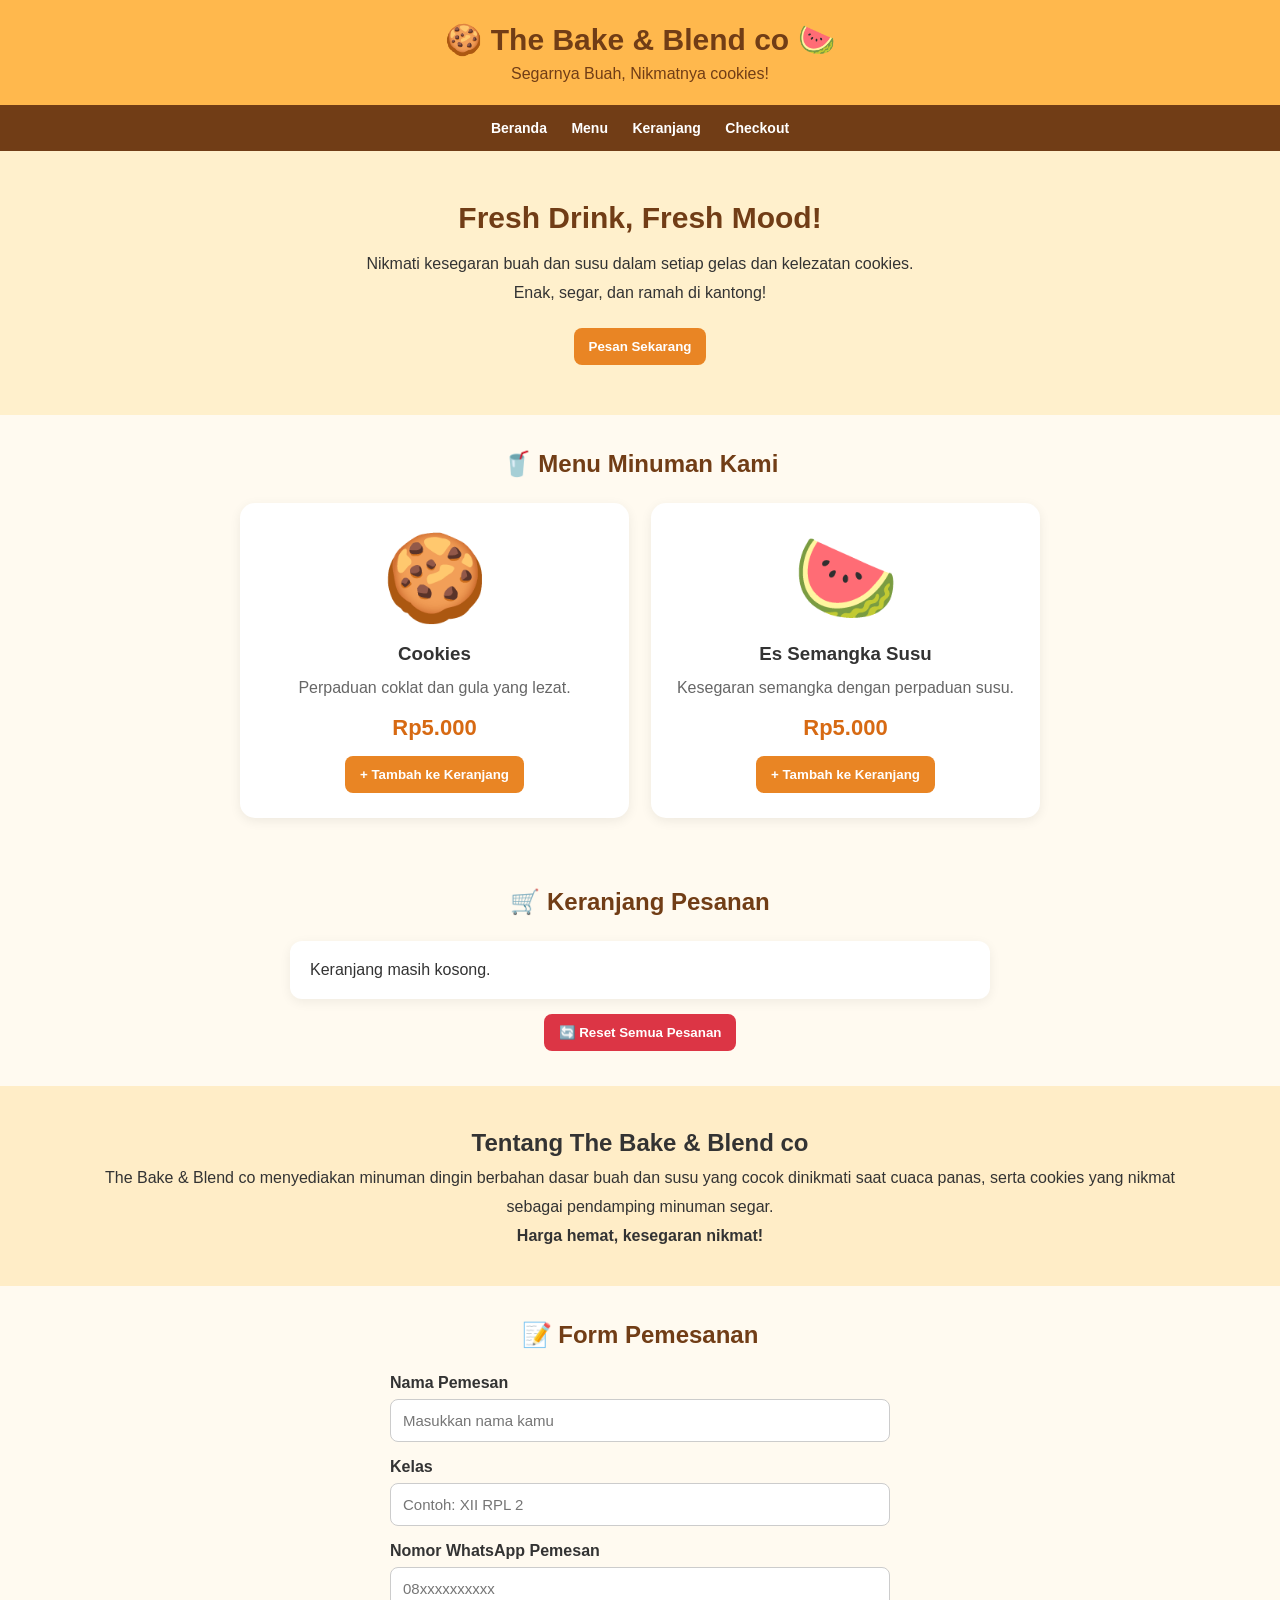
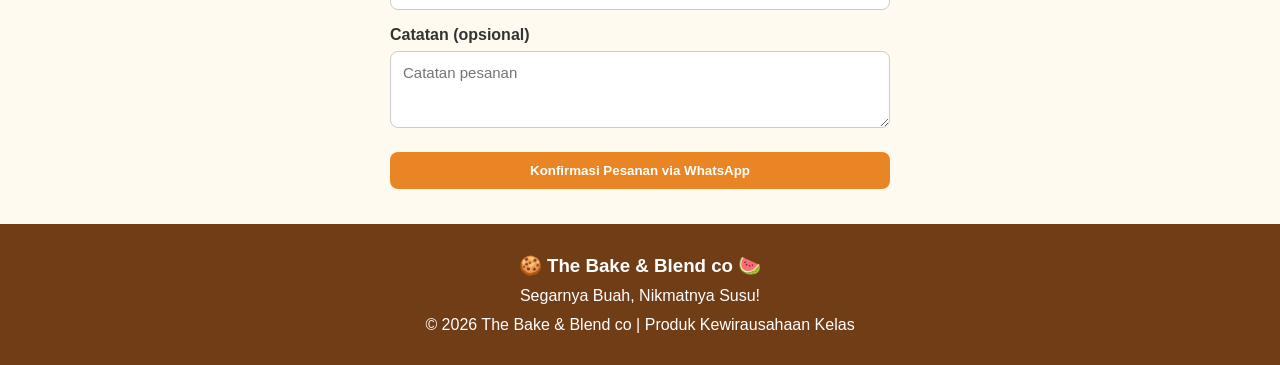
<file: index.html>
<!DOCTYPE html>
<html lang="id">
<head>
    <meta charset="UTF-8">
    <meta name="viewport" content="width=device-width, initial-scale=1.0">
    <title>The Bake & Blend co | Pemesanan Minuman</title>

    <!-- Menghubungkan file CSS -->
    <link rel="stylesheet" href="style.css">

    <!-- Menghubungkan file JavaScript -->
    <script src="script.js" defer></script>
</head>
<body>

<header>
    <h1>🍪 The Bake & Blend co 🍉</h1>
    <p>Segarnya Buah, Nikmatnya cookies!</p>
</header>

<nav>
    <a href="#home">Beranda</a>
    <a href="#menu">Menu</a>
    <a href="#keranjang-section">Keranjang</a>
    <a href="#checkout">Checkout</a>
</nav>

<div class="hero" id="home">
    <h2>Fresh Drink, Fresh Mood!</h2>
    <p>
        Nikmati kesegaran buah dan susu dalam setiap gelas
        dan kelezatan cookies.
        <br>
        Enak, segar, dan ramah di kantong!
    </p>
    <button type="button" onclick="location.href='#menu'">
        Pesan Sekarang
    </button>
</div>

<section id="menu">
    <h2 class="judul">🥤 Menu Minuman Kami</h2>

    <div class="menu">
        <div class="produk">
            <div class="gambar">🍪</div>
            <h3>Cookies</h3>
            <p>Perpaduan coklat dan gula yang lezat.</p>
            <div class="harga">Rp5.000</div>
            <button type="button" onclick="tambahPesanan('cookies')">
                + Tambah ke Keranjang
            </button>
        </div>

        <div class="produk">
            <div class="gambar">🍉</div>
            <h3>Es Semangka Susu</h3>
            <p>Kesegaran semangka dengan perpaduan susu.</p>
            <div class="harga">Rp5.000</div>
            <button type="button" onclick="tambahPesanan('semangka')">
                + Tambah ke Keranjang
            </button>
        </div>
    </div>
</section>

<section id="keranjang-section">
    <h2 class="judul">🛒 Keranjang Pesanan</h2>

    <div id="keranjang">
        <p>Keranjang masih kosong.</p>
    </div>

    <div class="reset-container">
        <button
            type="button"
            class="tombol-reset"
            onclick="resetKeranjang()">
            🔄 Reset Semua Pesanan
        </button>
    </div>
</section>

<section class="info">
    <h2>Tentang The Bake & Blend co</h2>
    <p>
        The Bake & Blend co menyediakan minuman dingin berbahan
        dasar buah dan susu yang cocok dinikmati saat cuaca panas,
        serta cookies yang nikmat sebagai pendamping minuman segar.
        <br>
        <strong>Harga hemat, kesegaran nikmat!</strong>
    </p>
</section>

<section id="checkout">
    <h2 class="judul">📝 Form Pemesanan</h2>

    <form class="form" id="form-pesan">
        <label for="nama">Nama Pemesan</label>
        <input
            type="text"
            id="nama"
            placeholder="Masukkan nama kamu"
            required>

        <label for="kelas">Kelas</label>
        <input
            type="text"
            id="kelas"
            placeholder="Contoh: XII RPL 2"
            required>

        <label for="wa">Nomor WhatsApp Pemesan</label>
        <input
            type="tel"
            id="wa"
            placeholder="08xxxxxxxxxx"
            required>

        <label for="catatan">Catatan (opsional)</label>
        <textarea
            id="catatan"
            rows="3"
            placeholder="Catatan pesanan"></textarea>

        <button type="submit">
            Konfirmasi Pesanan via WhatsApp
        </button>
    </form>
</section>

<footer>
    <h3>🍪 The Bake & Blend co 🍉</h3>
    <p>Segarnya Buah, Nikmatnya Susu!</p>
    <p>© 2026 The Bake & Blend co | Produk Kewirausahaan Kelas</p>
</footer>

</body>
</html>
</file>
<file: style.css>
* {
    margin: 0;
    padding: 0;
    box-sizing: border-box;
    font-family: Arial, sans-serif;
}

body {
    background: #fffaf0;
    color: #333;
}

header {
    background: #ffb84d;
    color: #713d16;
    padding: 22px 15px;
    text-align: center;
}

header h1 {
    font-size: 30px;
}

header p {
    margin-top: 8px;
}

nav {
    background: #713d16;
    padding: 14px;
    text-align: center;
}

nav a {
    color: white;
    text-decoration: none;
    margin: 0 10px;
    font-weight: bold;
    font-size: 14px;
}

nav a:hover {
    color: #ffcc80;
}

.hero {
    padding: 50px 20px;
    text-align: center;
    background: #fff0cc;
}

.hero h2 {
    color: #713d16;
    font-size: 30px;
    margin-bottom: 15px;
}

.hero p {
    line-height: 1.8;
}

section {
    padding: 35px 6%;
}

.judul {
    text-align: center;
    color: #713d16;
    margin-bottom: 25px;
}

button {
    padding: 11px 15px;
    border: none;
    border-radius: 8px;
    background: #e98524;
    color: white;
    cursor: pointer;
    font-weight: bold;
}

button:hover {
    opacity: 0.85;
}

.hero button {
    margin-top: 20px;
}

.menu {
    display: grid;
    grid-template-columns: repeat(2, minmax(0, 1fr));
    gap: 22px;
    max-width: 800px;
    margin: auto;
}

.produk {
    background: white;
    border-radius: 15px;
    padding: 25px 18px;
    text-align: center;
    box-shadow: 0 3px 12px #00000012;
}

.gambar {
    font-size: 85px;
    margin-bottom: 15px;
}

.produk h3 {
    margin-bottom: 10px;
}

.produk p {
    color: #666;
    line-height: 1.6;
}

.harga {
    color: #d76a13;
    font-weight: bold;
    font-size: 22px;
    margin: 15px 0;
}

.reset-container {
    text-align: center;
    margin-top: 15px;
}

.info {
    background: #ffedc7;
    text-align: center;
    line-height: 1.8;
}

#keranjang {
    max-width: 700px;
    margin: auto;
    background: white;
    padding: 20px;
    border-radius: 12px;
    box-shadow: 0 3px 12px #00000010;
}

.item {
    padding: 15px 0;
    border-bottom: 1px solid #eee;
    line-height: 2;
}

.item button {
    padding: 6px 12px;
    margin: 0 3px;
}

.total {
    color: #713d16;
    font-size: 22px;
    font-weight: bold;
    margin: 22px 0;
}

.tombol-reset {
    background: #dc3545;
}

.tombol-hapus {
    background: #777;
}

.form {
    max-width: 500px;
    margin: auto;
}

.form label {
    display: block;
    font-weight: bold;
    margin-top: 16px;
}

.form input,
.form textarea {
    width: 100%;
    padding: 12px;
    margin-top: 7px;
    border: 1px solid #ccc;
    border-radius: 8px;
    font-size: 15px;
}

.form textarea {
    resize: vertical;
}

.form button {
    width: 100%;
    margin-top: 20px;
}

footer {
    background: #713d16;
    color: white;
    text-align: center;
    padding: 25px;
    line-height: 1.8;
}

@media (max-width: 600px) {
    .menu {
        grid-template-columns: 1fr;
    }

    .hero h2 {
        font-size: 25px;
    }

    header h1 {
        font-size: 25px;
    }

    nav a {
        display: inline-block;
        margin: 5px;
    }

    .produk button {
        max-width: 100%;
    }
}
</file>
